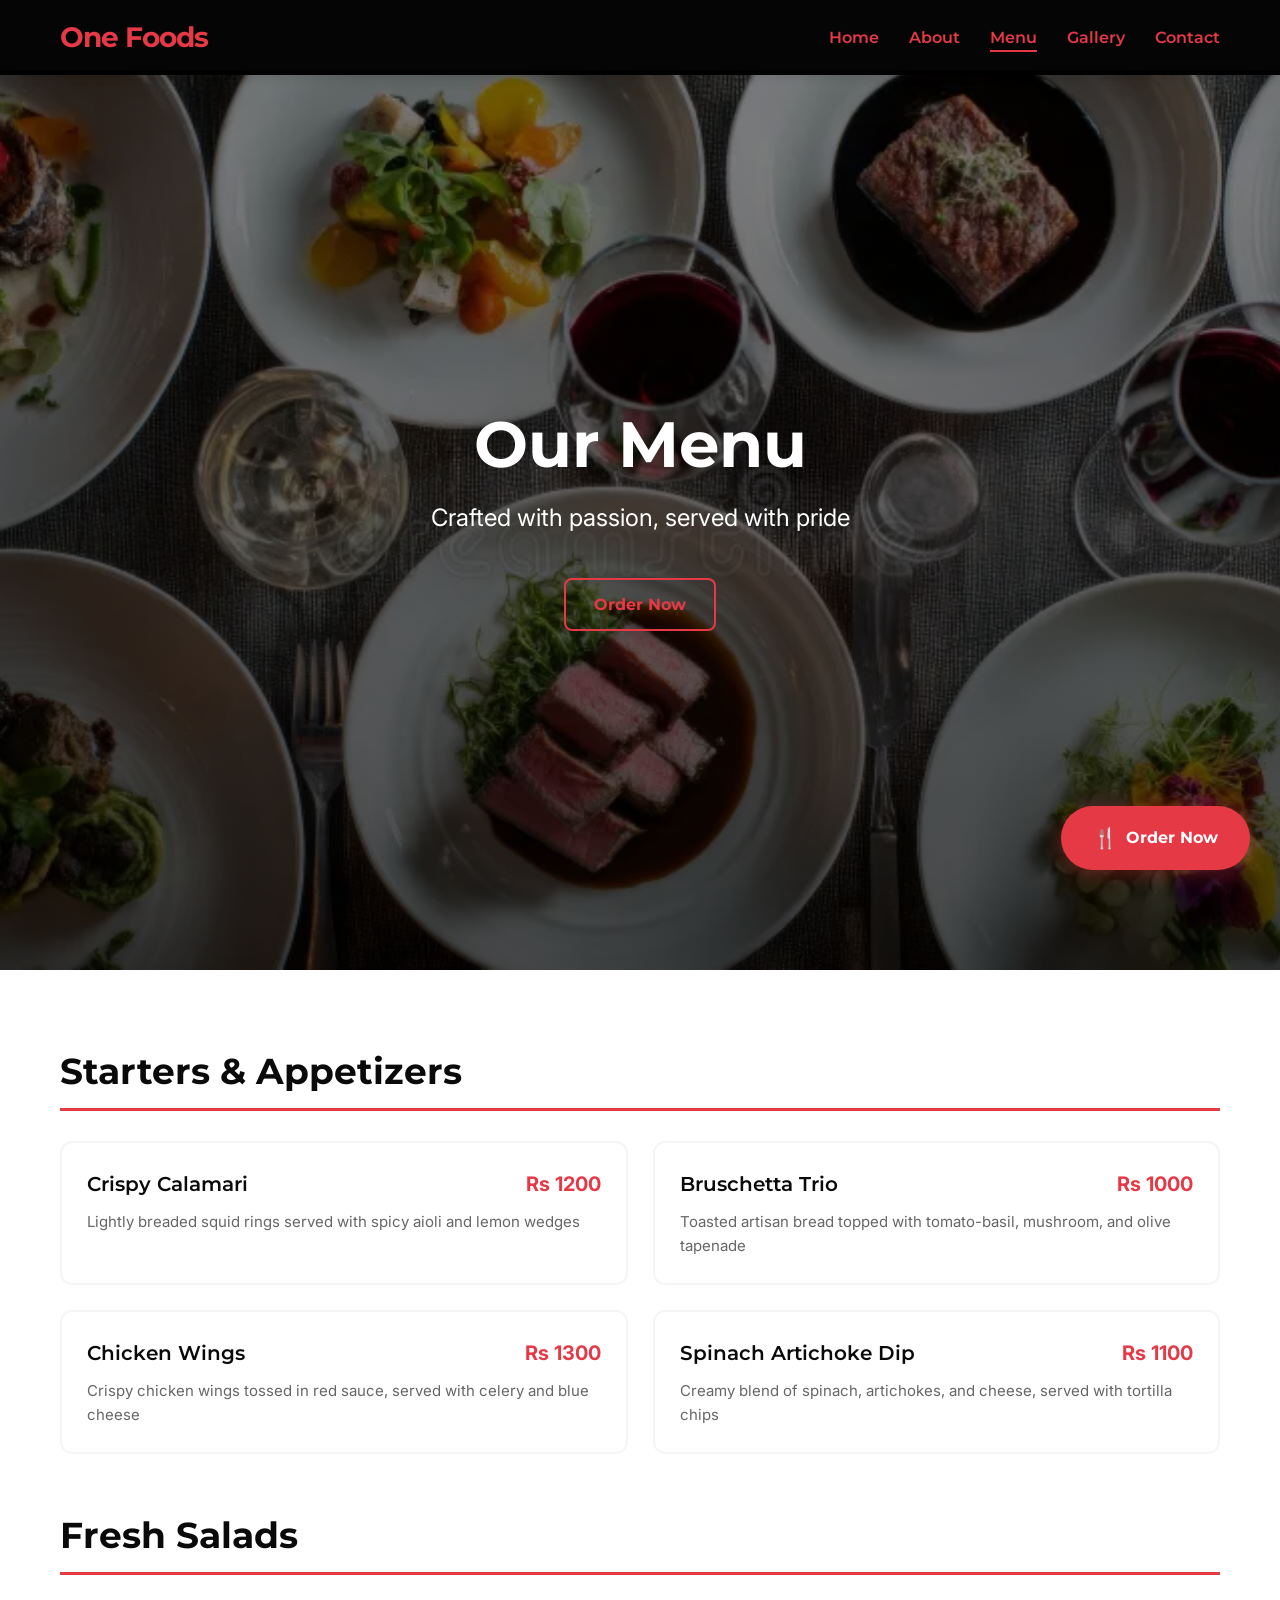
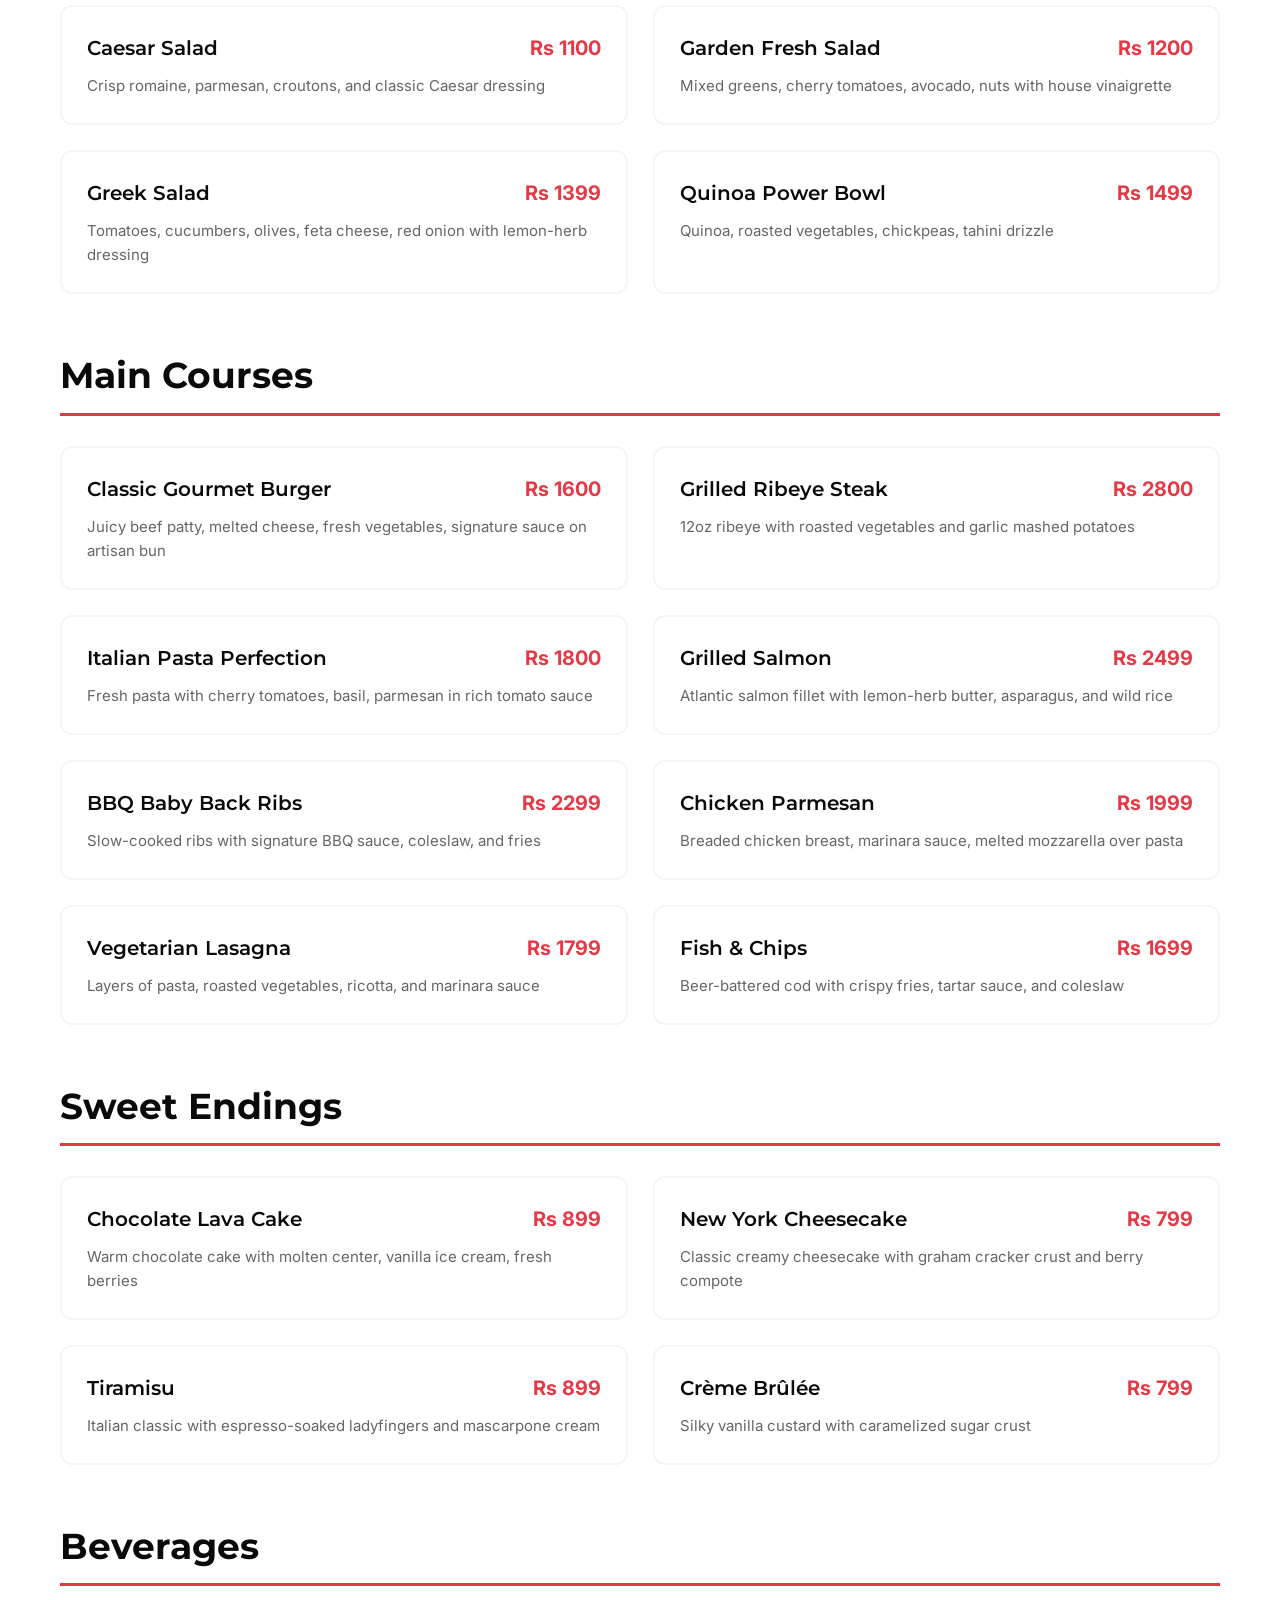
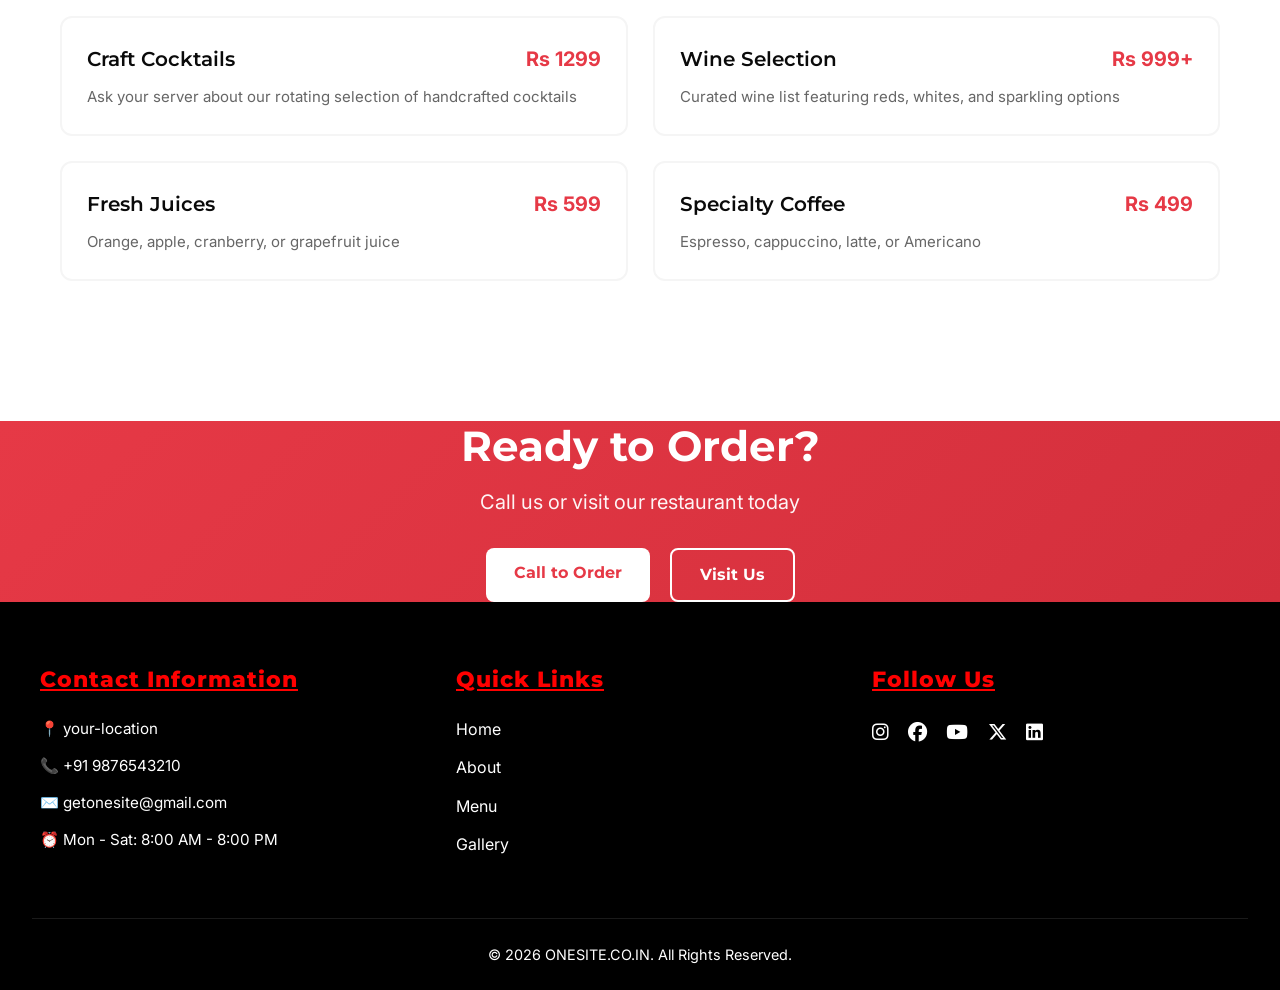
<file: menu.html>
<!DOCTYPE html>
<html lang="en">

<head>
    <meta charset="UTF-8">
    <meta name="viewport" content="width=device-width, initial-scale=1.0">
    <title>Menu - One Foods</title>
    <link rel="icon" type="image/png" href="favicon.png">
     <link rel="stylesheet" href="https://cdnjs.cloudflare.com/ajax/libs/font-awesome/6.5.1/css/all.min.css">
    <link rel="preconnect" href="https://fonts.googleapis.com">
    <link rel="preconnect" href="https://fonts.gstatic.com" crossorigin>
    <link href="https://fonts.googleapis.com/css2?family=Montserrat:wght@400;600;700&family=Inter:wght@400;500;600&display=swap" rel="stylesheet">
    <link rel="stylesheet" href="./style.css">
</head>

<body>

<!-- Floating Order Button -->
<a href="tel:+15551234567" class="floating-order-btn">Order Now</a>


    <!-- Header -->
    <header class="header" id="header">
        <div class="container header-content">
            <div class="logo">
                <a href="index.html">One Foods</a>
            </div>
            
            <nav class="nav-menu" id="navMenu">
                <ul class="nav-list">
                    <li><a href="index.html" class="nav-link">Home</a></li>
                    <li><a href="about.html" class="nav-link">About</a></li>
                    <li><a href="menu.html" class="nav-link active">Menu</a></li>
                    <li><a href="gallery.html" class="nav-link">Gallery</a></li>
                    <li><a href="#contact" class="nav-link">Contact</a></li>
                </ul>
            </nav>
            
           
            <button class="hamburger" id="hamburger" aria-label="Toggle menu">
                <span></span>
                <span></span>
                <span></span>
            </button>
        </div>
    </header>
    <!-- Hero Section -->
    <section class="hero">
        <div class="hero-overlay"></div>
       <img src="images/gourmet.jpg" alt="Gourmet food spread" class="hero-image">
        <div class="container hero-content">
            <h1 class="hero-title fade-in">Our Menu</h1>
            <p class="hero-subtitle fade-in">Crafted with passion, served with pride</p>
            <div class="hero-buttons fade-in">
                <a href="#" class="cta-button-outline">Order Now</a>
            </div>
        </div>
    </section>

    <!-- Menu Categories -->
    <section class="menu-section">
        <div class="container">
            <!-- Starters -->
            <div class="menu-category fade-up">
                <h2 class="category-title">Starters & Appetizers</h2>
                <div class="menu-grid">
                    <div class="menu-item">
                        <div class="menu-item-header">
                            <h3 class="menu-item-name">Crispy Calamari</h3>
                            <span class="menu-item-price">Rs 1200</span>
                        </div>
                        <p class="menu-item-description">Lightly breaded squid rings served with spicy aioli and lemon wedges</p>
                    </div>
                    <div class="menu-item">
                        <div class="menu-item-header">
                            <h3 class="menu-item-name">Bruschetta Trio</h3>
                            <span class="menu-item-price">Rs 1000</span>
                        </div>
                        <p class="menu-item-description">Toasted artisan bread topped with tomato-basil, mushroom, and olive tapenade</p>
                    </div>
                    <div class="menu-item">
                        <div class="menu-item-header">
                            <h3 class="menu-item-name">Chicken Wings</h3>
                            <span class="menu-item-price">Rs 1300</span>
                        </div>
                        <p class="menu-item-description">Crispy chicken wings tossed in red sauce, served with celery and blue cheese</p>
                    </div>
                    <div class="menu-item">
                        <div class="menu-item-header">
                            <h3 class="menu-item-name">Spinach Artichoke Dip</h3>
                            <span class="menu-item-price">Rs 1100</span>
                        </div>
                        <p class="menu-item-description">Creamy blend of spinach, artichokes, and cheese, served with tortilla chips</p>
                    </div>
                </div>
            </div>

            <!-- Salads -->
            <div class="menu-category fade-up">
                <h2 class="category-title">Fresh Salads</h2>
                <div class="menu-grid">
                    <div class="menu-item">
                        <div class="menu-item-header">
                            <h3 class="menu-item-name">Caesar Salad</h3>
                            <span class="menu-item-price">Rs 1100</span>
                        </div>
                        <p class="menu-item-description">Crisp romaine, parmesan, croutons, and classic Caesar dressing</p>
                    </div>
                    <div class="menu-item">
                        <div class="menu-item-header">
                            <h3 class="menu-item-name">Garden Fresh Salad</h3>
                            <span class="menu-item-price">Rs 1200</span>
                        </div>
                        <p class="menu-item-description">Mixed greens, cherry tomatoes, avocado, nuts with house vinaigrette</p>
                    </div>
                    <div class="menu-item">
                        <div class="menu-item-header">
                            <h3 class="menu-item-name">Greek Salad</h3>
                            <span class="menu-item-price">Rs 1399</span>
                        </div>
                        <p class="menu-item-description">Tomatoes, cucumbers, olives, feta cheese, red onion with lemon-herb dressing</p>
                    </div>
                    <div class="menu-item">
                        <div class="menu-item-header">
                            <h3 class="menu-item-name">Quinoa Power Bowl</h3>
                            <span class="menu-item-price">Rs 1499</span>
                        </div>
                        <p class="menu-item-description">Quinoa, roasted vegetables, chickpeas, tahini drizzle</p>
                    </div>
                </div>
            </div>

            <!-- Main Courses -->
            <div class="menu-category fade-up">
                <h2 class="category-title">Main Courses</h2>
                <div class="menu-grid">
                    <div class="menu-item">
                        <div class="menu-item-header">
                            <h3 class="menu-item-name">Classic Gourmet Burger</h3>
                            <span class="menu-item-price">Rs 1600</span>
                        </div>
                        <p class="menu-item-description">Juicy beef patty, melted cheese, fresh vegetables, signature sauce on artisan bun</p>
                    </div>
                    <div class="menu-item">
                        <div class="menu-item-header">
                            <h3 class="menu-item-name">Grilled Ribeye Steak</h3>
                            <span class="menu-item-price">Rs 2800</span>
                        </div>
                        <p class="menu-item-description">12oz ribeye with roasted vegetables and garlic mashed potatoes</p>
                    </div>
                    <div class="menu-item">
                        <div class="menu-item-header">
                            <h3 class="menu-item-name">Italian Pasta Perfection</h3>
                            <span class="menu-item-price">Rs 1800</span>
                        </div>
                        <p class="menu-item-description">Fresh pasta with cherry tomatoes, basil, parmesan in rich tomato sauce</p>
                    </div>
                    <div class="menu-item">
                        <div class="menu-item-header">
                            <h3 class="menu-item-name">Grilled Salmon</h3>
                            <span class="menu-item-price">Rs 2499</span>
                        </div>
                        <p class="menu-item-description">Atlantic salmon fillet with lemon-herb butter, asparagus, and wild rice</p>
                    </div>
                    <div class="menu-item">
                        <div class="menu-item-header">
                            <h3 class="menu-item-name">BBQ Baby Back Ribs</h3>
                            <span class="menu-item-price">Rs 2299</span>
                        </div>
                        <p class="menu-item-description">Slow-cooked ribs with signature BBQ sauce, coleslaw, and fries</p>
                    </div>
                    <div class="menu-item">
                        <div class="menu-item-header">
                            <h3 class="menu-item-name">Chicken Parmesan</h3>
                            <span class="menu-item-price">Rs 1999</span>
                        </div>
                        <p class="menu-item-description">Breaded chicken breast, marinara sauce, melted mozzarella over pasta</p>
                    </div>
                    <div class="menu-item">
                        <div class="menu-item-header">
                            <h3 class="menu-item-name">Vegetarian Lasagna</h3>
                            <span class="menu-item-price">Rs 1799</span>
                        </div>
                        <p class="menu-item-description">Layers of pasta, roasted vegetables, ricotta, and marinara sauce</p>
                    </div>
                    <div class="menu-item">
                        <div class="menu-item-header">
                            <h3 class="menu-item-name">Fish & Chips</h3>
                            <span class="menu-item-price">Rs 1699</span>
                        </div>
                        <p class="menu-item-description">Beer-battered cod with crispy fries, tartar sauce, and coleslaw</p>
                    </div>
                </div>
            </div>

            <!-- Desserts -->
            <div class="menu-category fade-up">
                <h2 class="category-title">Sweet Endings</h2>
                <div class="menu-grid">
                    <div class="menu-item">
                        <div class="menu-item-header">
                            <h3 class="menu-item-name">Chocolate Lava Cake</h3>
                            <span class="menu-item-price">Rs 899</span>
                        </div>
                        <p class="menu-item-description">Warm chocolate cake with molten center, vanilla ice cream, fresh berries</p>
                    </div>
                    <div class="menu-item">
                        <div class="menu-item-header">
                            <h3 class="menu-item-name">New York Cheesecake</h3>
                            <span class="menu-item-price">Rs 799</span>
                        </div>
                        <p class="menu-item-description">Classic creamy cheesecake with graham cracker crust and berry compote</p>
                    </div>
                    <div class="menu-item">
                        <div class="menu-item-header">
                            <h3 class="menu-item-name">Tiramisu</h3>
                            <span class="menu-item-price">Rs 899</span>
                        </div>
                        <p class="menu-item-description">Italian classic with espresso-soaked ladyfingers and mascarpone cream</p>
                    </div>
                    <div class="menu-item">
                        <div class="menu-item-header">
                            <h3 class="menu-item-name">Crème Brûlée</h3>
                            <span class="menu-item-price">Rs 799</span>
                        </div>
                        <p class="menu-item-description">Silky vanilla custard with caramelized sugar crust</p>
                    </div>
                </div>
            </div>

            <!-- Beverages -->
            <div class="menu-category fade-up">
                <h2 class="category-title">Beverages</h2>
                <div class="menu-grid">
                    <div class="menu-item">
                        <div class="menu-item-header">
                            <h3 class="menu-item-name">Craft Cocktails</h3>
                            <span class="menu-item-price">Rs 1299</span>
                        </div>
                        <p class="menu-item-description">Ask your server about our rotating selection of handcrafted cocktails</p>
                    </div>
                    <div class="menu-item">
                        <div class="menu-item-header">
                            <h3 class="menu-item-name">Wine Selection</h3>
                            <span class="menu-item-price">Rs 999+</span>
                        </div>
                        <p class="menu-item-description">Curated wine list featuring reds, whites, and sparkling options</p>
                    </div>
                    <div class="menu-item">
                        <div class="menu-item-header">
                            <h3 class="menu-item-name">Fresh Juices</h3>
                            <span class="menu-item-price">Rs 599</span>
                        </div>
                        <p class="menu-item-description">Orange, apple, cranberry, or grapefruit juice</p>
                    </div>
                    <div class="menu-item">
                        <div class="menu-item-header">
                            <h3 class="menu-item-name">Specialty Coffee</h3>
                            <span class="menu-item-price">Rs 499</span>
                        </div>
                        <p class="menu-item-description">Espresso, cappuccino, latte, or Americano</p>
                    </div>
                </div>
            </div>
        </div>
    </section>

    <!-- CTA Section -->
    <section class="cta-section">
        <div class="container">
            <div class="cta-content fade-in">
                <h2>Ready to Order?</h2>
                <p>Call us or visit our restaurant today</p>
                <div class="cta-buttons">
                    <a href="tel:+15551234567" class="cta-button">Call to Order</a>
                    <a href="index.html#contact" class="cta-button-outline">Visit Us</a>
                </div>
            </div>
        </div>
    </section>

<!-- Footer -->
<footer class="site-footer">
    <div class="footer-container">

        <!-- Contact Information -->
        <div class="footer-column">
            <h3 class="footer-title"><u>Contact Information</u></h3>
            <ul class="footer-contact">
                <li>📍 <a href="https://maps.app.goo.gl/vtVgi29cyoYuF68C7">your-location</a></li>
                <li>📞 +91 9876543210</li>
                <li>✉️ <a href="mailto:getonesite@gmail.com">getonesite@gmail.com</a></li>
                <li>⏰ Mon - Sat: 8:00 AM - 8:00 PM</li>
            </ul>
        </div>

        <!-- Quick Links -->
        <div class="footer-column">
            <h3 class="footer-title"><u>Quick Links</u></h3>
            <ul class="footer-links">
                <li><a href="index.html">Home</a></li>
                <li><a href="about.html" target="_blank">About</a></li>
                <li><a href="menu.html" target="_blank">Menu</a></li>
                <li><a href="gallery.html" target="_blank">Gallery</a></li>
            </ul>
        </div>

        <!-- Follow Us -->
        <div class="footer-column">
            <h3 class="footer-title"><u>Follow Us</u></h3>
            <div class="footer-social">
    <a href="#" target="_blank"><i class="fa-brands fa-instagram"></i></a>
    <a href="#" target="_blank" aria-label="Facebook Page"><i class="fa-brands fa-facebook"></i></a>
    <a href="#" target="_blank" aria-label="YouTube"><i class="fa-brands fa-youtube"></i></a>
    <a href="#" target="_blank" aria-label="X (Twitter)"><i class="fa-brands fa-x-twitter"></i></a>
    <a href="#" target="_blank" aria-label="LinkedIn"><i class="fa-brands fa-linkedin"></i></a>
            </div>
        </div>

    </div>

    <div class="footer-bottom">
        <p>© 2026 <a href="https://onesite.co.in/" target="_blank">ONESITE.CO.IN.</a> All Rights Reserved.</p>
    </div>
</footer>
    <script type="module" src="./script.js"></script>
</body>


</html>
</file>
<file: style.css>
/* ========================================
   RESET & BASE STYLES
   ======================================== */
* {
    margin: 0;
    padding: 0;
    box-sizing: border-box;
}

html {
    scroll-behavior: smooth;
}

body {
    font-family: 'Inter', sans-serif;
    font-size: 16px;
    line-height: 1.6;
    color: #0A0A0A;
    background-color: #FFFFFF;
    overflow-x: hidden;
}

h1, h2, h3, h4, h5, h6 {
    font-family: 'Montserrat', sans-serif;
    font-weight: 700;
    line-height: 1.2;
}

a {
    text-decoration: none;
    color: inherit;
    transition: all 0.3s ease;
}

img {
    max-width: 100%;
    height: auto;
    display: block;
}

button {
    font-family: inherit;
    cursor: pointer;
    border: none;
    background: none;
}

/* ========================================
   CONTAINER & LAYOUT
   ======================================== */
.container {
    max-width: 1200px;
    margin: 0 auto;
    padding: 0 20px;
}

/* ========================================
   HEADER & NAVIGATION
   ======================================== */
.header {
    position: fixed;
    top: 0;
    left: 0;
    width: 100%;
    background-color: rgba(0, 0, 0, 0.98);
    box-shadow: 0 2px 10px rgba(0, 0, 0, 0.98);
    z-index: 1000;
    transition: all 0.3s ease;
}

.header-content {
    display: flex;
    align-items: center;
    justify-content: space-between;
    padding: 15px 20px;
    gap: 20px;
}

.logo a {
    font-family: 'Montserrat', sans-serif;
    font-size: 28px;
    font-weight: 700;
    color: #E63946;
    letter-spacing: -1px;
}

.nav-menu {
    display: flex;
    align-items: center;
}

.nav-list {
    display: flex;
    list-style: none;
    gap: 30px;
}

.nav-link {
    font-family: 'Montserrat', sans-serif;
    font-size: 16px;
    font-weight: 600;
    color: white;
    position: relative;
    padding: 5px 0;
}

.nav-link::after {
    content: '';
    position: absolute;
    bottom: 0;
    left: 0;
    width: 0;
    height: 2px;
    background-color: #E63946;
    transition: width 0.3s ease;
}

.nav-link:hover::after,
.nav-link.active::after {
    width: 100%;
}

.header-right {
    display: flex;
    align-items: center;
    gap: 30px;
}

.header-info {
    display: flex;
    gap: 20px;
}

.info-item {
    display: flex;
    flex-direction: column;
    gap: 2px;
}

.info-label {
    font-size: 11px;
    font-weight: 600;
    color: #666;
    text-transform: uppercase;
    letter-spacing: 0.5px;
}

.info-value {
    font-size: 14px;
    font-weight: 600;
    color: #0A0A0A;
}

.info-value:hover {
    color: #E63946;
}

.header-info-mobile {
    display: none;
}

/* CTA Button */
.cta-button {
    display: inline-block;
    padding: 12px 28px;
    background-color: #E63946;
    color: #FFFFFF;
    font-family: 'Montserrat', sans-serif;
    font-size: 16px;
    font-weight: 700;
    border-radius: 8px;
    transition: all 0.3s ease;
    white-space: nowrap;
}

.cta-button:hover {
    background-color: #d32f3c;
    transform: scale(1.05);
    box-shadow: 0 4px 15px rgba(230, 57, 70, 0.3);
}

.cta-button-outline {
    display: inline-block;
    padding: 12px 28px;
    background-color: transparent;
    color: #E63946;
    border: 2px solid #E63946;
    font-family: 'Montserrat', sans-serif;
    font-size: 16px;
    font-weight: 700;
    border-radius: 8px;
    transition: all 0.3s ease;
    white-space: nowrap;
}

.cta-button-outline:hover {
    background-color: #E63946;
    color: #FFFFFF;
    transform: scale(1.05);
}

/* Hamburger Menu */
.hamburger {
    display: none;
    flex-direction: column;
    gap: 5px;
    padding: 10px;
    z-index: 1001;
}

.hamburger span {
    width: 25px;
    height: 3px;
    background-color: #E63946;;
    transition: all 0.3s ease;
    border-radius: 2px;
}

.hamburger.active span:nth-child(1) {
    transform: rotate(45deg) translate(8px, 8px);
}

.hamburger.active span:nth-child(2) {
    opacity: 0;
}

.hamburger.active span:nth-child(3) {
    transform: rotate(-45deg) translate(7px, -7px);
}

.nav-menu,
.nav-menu * {
    color: #E63946;;
}

/* ========================================
   HERO SECTION
   ======================================== */
.hero {
    position: relative;
    height: 100vh;
    display: flex;
    align-items: center;
    justify-content: center;
    overflow: hidden;
    margin-top: 70px;
}

.hero-image {
    position: absolute;
    top: 0;
    left: 0;
    width: 100%;
    height: 100%;
    object-fit: cover;
    z-index: 1;
}

.hero-overlay {
    position: absolute;
    top: 0;
    left: 0;
    width: 100%;
    height: 100%;
    background: linear-gradient(to bottom, rgba(0, 0, 0, 0.5), rgba(0, 0, 0, 0.7));
    z-index: 2;
}

.hero-content {
    position: relative;
    z-index: 3;
    text-align: center;
    color: #FFFFFF;
}

.hero-title {
    font-size: 64px;
    font-weight: 700;
    margin-bottom: 20px;
    line-height: 1.1;
}

.hero-subtitle {
    font-size: 24px;
    font-weight: 400;
    margin-bottom: 40px;
    opacity: 0.95;
}

.hero-buttons {
    display: flex;
    gap: 20px;
    justify-content: center;
    flex-wrap: wrap;
}

/* ========================================
   SECTIONS
   ======================================== */
.featured-section,
.intro-section,
.gallery-section,
.contact-section,
.story-section,
.mission-section,
.values-section,
.team-section,
.menu-section {
    padding: 80px 0;
}

.section-title {
    font-size: 42px;
    font-weight: 700;
    text-align: center;
    margin-bottom: 15px;
    color: #0A0A0A;
}

.section-subtitle {
    font-size: 18px;
    text-align: center;
    color: #666;
    margin-bottom: 50px;
}

/* ========================================
   FEATURED DISHES
   ======================================== */
.featured-grid {
    display: grid;
    grid-template-columns: repeat(3, 1fr);
    gap: 30px;
}

.featured-card {
    background-color: #FFFFFF;
    border-radius: 12px;
    overflow: hidden;
    box-shadow: 0 4px 15px rgba(0, 0, 0, 0.1);
    transition: all 0.3s ease;
}

.featured-card:hover {
    transform: translateY(-8px);
    box-shadow: 0 8px 25px rgba(230, 57, 70, 0.2);
}

.card-image-wrapper {
    width: 100%;
    height: 280px;
    overflow: hidden;
}

.card-image {
    width: 100%;
    height: 100%;
    object-fit: cover;
    transition: transform 0.5s ease;
}

.featured-card:hover .card-image {
    transform: scale(1.1);
}

.card-content {
    padding: 25px;
}

.card-title {
    font-size: 22px;
    font-weight: 600;
    margin-bottom: 10px;
    color: #0A0A0A;
}

.card-description {
    font-size: 15px;
    color: #666;
    margin-bottom: 15px;
    line-height: 1.5;
}

.card-price {
    font-size: 20px;
    font-weight: 700;
    color: #E63946;
}

/* ========================================
   INTRO SECTION
   ======================================== */
.intro-section {
    background-color: #F5F5F5;
}

.intro-content {
    display: grid;
    grid-template-columns: 1fr 1fr;
    gap: 60px;
    align-items: center;
}

.intro-text {
    display: flex;
    flex-direction: column;
    gap: 20px;
}

.intro-paragraph {
    font-size: 16px;
    line-height: 1.8;
    color: #333;
}

.rounded-image {
    border-radius: 12px;
    box-shadow: 0 8px 25px rgba(0, 0, 0, 0.15);
}

/* ========================================
   GALLERY SECTION
   ======================================== */
.gallery-grid {
    display: grid;
    grid-template-columns: repeat(4, 1fr);
    gap: 20px;
}

.gallery-item {
    position: relative;
    aspect-ratio: 1;
    overflow: hidden;
    border-radius: 12px;
    cursor: pointer;
}

.gallery-item img {
    width: 100%;
    height: 100%;
    object-fit: cover;
    transition: transform 0.5s ease;
}

.gallery-overlay {
    position: absolute;
    top: 0;
    left: 0;
    width: 100%;
    height: 100%;
    background-color: rgba(230, 57, 70, 0.9);
    display: flex;
    align-items: center;
    justify-content: center;
    opacity: 0;
    transition: opacity 0.3s ease;
}

.gallery-icon {
    font-size: 48px;
    color: #FFFFFF;
    font-weight: 300;
}

.gallery-item:hover .gallery-overlay {
    opacity: 1;
}

.gallery-item:hover img {
    transform: scale(1.15);
}

/* ========================================
   LIGHTBOX
   ======================================== */
.lightbox {
    position: fixed;
    top: 0;
    left: 0;
    width: 100%;
    height: 100%;
    background-color: rgba(0, 0, 0, 0.95);
    z-index: 2000;
    display: none;
    align-items: center;
    justify-content: center;
}

.lightbox.active {
    display: flex;
}

.lightbox-image {
    max-width: 90%;
    max-height: 90%;
    object-fit: contain;
    border-radius: 8px;
}

.lightbox-close,
.lightbox-prev,
.lightbox-next {
    position: absolute;
    background-color: rgba(255, 255, 255, 0.2);
    color: #FFFFFF;
    border: none;
    font-size: 36px;
    padding: 15px 20px;
    cursor: pointer;
    transition: all 0.3s ease;
    border-radius: 8px;
}

.lightbox-close:hover,
.lightbox-prev:hover,
.lightbox-next:hover {
    background-color: rgba(255, 255, 255, 0.3);
}

.lightbox-close {
    top: 20px;
    right: 20px;
}

.lightbox-prev {
    left: 20px;
    top: 50%;
    transform: translateY(-50%);
}

.lightbox-next {
    right: 20px;
    top: 50%;
    transform: translateY(-50%);
}

/* ========================================
   CONTACT SECTION
   ======================================== */
.contact-grid {
    display: grid;
    grid-template-columns: repeat(3, 1fr);
    gap: 30px;
}

.contact-card {
    background-color: #F5F5F5;
    padding: 40px 30px;
    border-radius: 12px;
    text-align: center;
    transition: all 0.3s ease;
}

.contact-card:hover {
    background-color: #E63946;
    color: #FFFFFF;
    transform: translateY(-5px);
}

.contact-card h3 {
    font-size: 24px;
    margin-bottom: 15px;
}

.contact-card p {
    font-size: 16px;
    margin-bottom: 8px;
}

.contact-link {
    display: inline-block;
    margin-top: 15px;
    font-weight: 600;
    color: #E63946;
}

.contact-card:hover .contact-link {
    color: #FFFFFF;
}

/* ========================================
   PAGE HERO (About, Menu)
   ======================================== */
.page-hero {
    padding: 150px 0 80px;
    text-align: center;
    background: linear-gradient(135deg, #0A0A0A 0%, #2A2A2A 100%);
    color: #FFFFFF;
}

.page-title {
    font-size: 56px;
    font-weight: 700;
    margin-bottom: 15px;
}

.page-subtitle {
    font-size: 20px;
    opacity: 0.9;
}

/* ========================================
   STORY SECTION
   ======================================== */
.story-content {
    display: grid;
    grid-template-columns: 1fr 1fr;
    gap: 60px;
    align-items: center;
}

.story-text {
    display: flex;
    flex-direction: column;
    gap: 20px;
}

.story-paragraph {
    font-size: 16px;
    line-height: 1.8;
    color: #333;
}

/* ========================================
   MISSION SECTION
   ======================================== */
.mission-section {
    background-color: #F5F5F5;
}

.mission-grid {
    display: grid;
    grid-template-columns: repeat(3, 1fr);
    gap: 40px;
}

.mission-card {
    text-align: center;
    padding: 40px 20px;
}

.mission-icon {
    font-size: 64px;
    margin-bottom: 20px;
}

.mission-card h3 {
    font-size: 24px;
    margin-bottom: 15px;
    color: #0A0A0A;
}

.mission-card p {
    font-size: 16px;
    line-height: 1.7;
    color: #666;
}

/* ========================================
   VALUES SECTION
   ======================================== */
.values-content {
    display: grid;
    grid-template-columns: repeat(2, 1fr);
    gap: 40px;
}

.value-item h3 {
    font-size: 26px;
    margin-bottom: 15px;
    color: #E63946;
}

.value-item p {
    font-size: 16px;
    line-height: 1.8;
    color: #333;
}

/* ========================================
   TEAM SECTION
   ======================================== */
.team-section {
    background-color: #F5F5F5;
}

.team-grid {
    display: grid;
    grid-template-columns: repeat(3, 1fr);
    gap: 40px;
}

.team-card {
    text-align: center;
    background-color: #FFFFFF;
    padding: 30px;
    border-radius: 12px;
    box-shadow: 0 4px 15px rgba(0, 0, 0, 0.1);
    transition: all 0.3s ease;
}

.team-card:hover {
    transform: translateY(-8px);
    box-shadow: 0 8px 25px rgba(230, 57, 70, 0.2);
}

.team-image {
    width: 180px;
    height: 180px;
    margin: 0 auto 20px;
    border-radius: 50%;
    overflow: hidden;
}

.team-image img {
    width: 100%;
    height: 100%;
    object-fit: cover;
}

.team-card h3 {
    font-size: 22px;
    margin-bottom: 8px;
    color: #0A0A0A;
}

.team-role {
    font-size: 14px;
    font-weight: 600;
    color: #E63946;
    margin-bottom: 15px;
    text-transform: uppercase;
    letter-spacing: 0.5px;
}

.team-bio {
    font-size: 15px;
    line-height: 1.6;
    color: #666;
}

/* ========================================
   MENU SECTION
   ======================================== */
.menu-category {
    margin-bottom: 60px;
}

.category-title {
    font-size: 36px;
    font-weight: 700;
    margin-bottom: 30px;
    color: #0A0A0A;
    padding-bottom: 15px;
    border-bottom: 3px solid #E63946;
}

.menu-grid {
    display: grid;
    grid-template-columns: repeat(2, 1fr);
    gap: 25px;
}

.menu-item {
    padding: 25px;
    background-color: #FFFFFF;
    border-radius: 12px;
    border: 2px solid #F5F5F5;
    transition: all 0.3s ease;
}

.menu-item:hover {
    border-color: #E63946;
    transform: translateX(5px);
    box-shadow: 0 4px 15px rgba(230, 57, 70, 0.1);
}

.menu-item-header {
    display: flex;
    justify-content: space-between;
    align-items: baseline;
    margin-bottom: 10px;
    gap: 15px;
}

.menu-item-name {
    font-size: 20px;
    font-weight: 600;
    color: #0A0A0A;
}

.menu-item-price {
    font-size: 20px;
    font-weight: 700;
    color: #E63946;
    white-space: nowrap;
}

.menu-item-description {
    font-size: 15px;
    line-height: 1.6;
    color: #666;
}

.featured-item {
    background: linear-gradient(135deg, #FFF5F5 0%, #FFFFFF 100%);
    border-color: #E63946;
}

/* ========================================
   CTA SECTION
   ======================================== */
.cta-section {
    background: linear-gradient(135deg, #E63946 0%, #d32f3c 100%);
    color: #FFFFFF;
    text-align: center;
}

.cta-content h2 {
    font-size: 42px;
    margin-bottom: 15px;
}

.cta-content p {
    font-size: 20px;
    margin-bottom: 30px;
    opacity: 0.95;
}

.cta-buttons {
    display: flex;
    gap: 20px;
    justify-content: center;
    flex-wrap: wrap;
}

.cta-section .cta-button {
    background-color: #FFFFFF;
    color: #E63946;
}

.cta-section .cta-button:hover {
    background-color: #F5F5F5;
    transform: scale(1.05);
}

.cta-section .cta-button-outline {
    border-color: #FFFFFF;
    color: #FFFFFF;
}

.cta-section .cta-button-outline:hover {
    background-color: #FFFFFF;
    color: #E63946;
}

/* ========================================
   FOOTER
   ======================================== */
.footer {
    background-color: #0A0A0A;
    color: #FFFFFF;
    padding: 30px 0;
    text-align: center;
}

.footer p {
    font-size: 14px;
    opacity: 0.8;
}

/* ========================================
   ANIMATIONS
   ======================================== */
@keyframes fadeIn {
    from {
        opacity: 0;
        transform: translateY(20px);
    }
    to {
        opacity: 1;
        transform: translateY(0);
    }
}

@keyframes fadeUp {
    from {
        opacity: 0;
        transform: translateY(40px);
    }
    to {
        opacity: 1;
        transform: translateY(0);
    }
}

.fade-in {
    animation: fadeIn 0.8s ease forwards;
}

.fade-up {
    opacity: 0;
    animation: fadeUp 0.8s ease forwards;
}

.fade-up:nth-child(1) { animation-delay: 0.1s; }
.fade-up:nth-child(2) { animation-delay: 0.2s; }
.fade-up:nth-child(3) { animation-delay: 0.3s; }
.fade-up:nth-child(4) { animation-delay: 0.4s; }
.fade-up:nth-child(5) { animation-delay: 0.5s; }
.fade-up:nth-child(6) { animation-delay: 0.6s; }

/* ========================================
   CUSTOM SCROLLBAR
   ======================================== */
::-webkit-scrollbar {
    width: 10px;
}

::-webkit-scrollbar-track {
    background: #F5F5F5;
}

::-webkit-scrollbar-thumb {
    background: #E63946;
    border-radius: 5px;
}

::-webkit-scrollbar-thumb:hover {
    background: #d32f3c;
}

/* Firefox scrollbar */
* {
    scrollbar-width: thin;
    scrollbar-color: #E63946 #F5F5F5;
}

/* ========================================
   RESPONSIVE DESIGN
   ======================================== */

/* Tablet (768px and below) */
@media (max-width: 768px) {
    .header-content {
        padding: 12px 20px;
    }

    .nav-menu {
        position: fixed;
        top: 0;
        right: -100%;
        width: 300px;
        height: 100vh;
        background-color: #FFFFFF;
        box-shadow: -5px 0 15px rgba(0, 0, 0, 0.1);
        transition: right 0.4s ease;
        padding: 80px 30px 30px;
        overflow-y: auto;
    }
.nav-menu .nav-link {
    display: block;
    padding: 12px 20px;
    background-color: transparent;
    border: 2px solid #E63946;
    color: #E63946;
    border-radius: 8px;
    font-size: 18px;
    font-weight: 700;
    text-align: center;
    transition: background-color 0.3s ease, color 0.3s ease;
}

.nav-menu .nav-link:hover,
.nav-menu .nav-link:focus {
    background-color: #E63946;
    color: white;
    outline: none;
}




    .nav-menu.active {
        right: 0;
    }

    .nav-list {
        flex-direction: column;
        gap: 20px;
    }

    .nav-link {
        font-size: 18px;
    }

    .header-info {
        display: none;
    }

    .header-info-mobile {
        display: flex;
        flex-direction: column;
        gap: 15px;
        margin-top: 30px;
        padding-top: 30px;
        border-top: 1px solid #E5E5E5;
    }

    .header-right {
        display: none;
    }

    .hamburger {
        display: flex;
    }

    .hero {
        height: 70vh;
        margin-top: 60px;
    }

    .hero-title {
        font-size: 42px;
    }

    .hero-subtitle {
        font-size: 18px;
    }

    .section-title {
        font-size: 32px;
    }

    .section-subtitle {
        font-size: 16px;
    }

    .featured-grid {
        grid-template-columns: 1fr;
        gap: 25px;
    }

    .intro-content,
    .story-content {
        grid-template-columns: 1fr;
        gap: 40px;
    }

    .gallery-grid {
        grid-template-columns: repeat(2, 1fr);
        gap: 15px;
    }

    .contact-grid {
        grid-template-columns: 1fr;
        gap: 20px;
    }

    .page-title {
        font-size: 40px;
    }

    .mission-grid,
    .team-grid {
        grid-template-columns: 1fr;
        gap: 30px;
    }

    .values-content {
        grid-template-columns: 1fr;
        gap: 30px;
    }

    .menu-grid {
        grid-template-columns: 1fr;
        gap: 20px;
    }

    .category-title {
        font-size: 28px;
    }

    .cta-content h2 {
        font-size: 32px;
    }

    .cta-content p {
        font-size: 16px;
    }

    .lightbox-prev,
    .lightbox-next {
        padding: 10px 15px;
        font-size: 28px;
    }
}

/* Mobile (480px and below) */
@media (max-width: 480px) {
    .logo a {
        font-size: 24px;
    }

    .hero-title {
        font-size: 32px;
    }

    .hero-subtitle {
        font-size: 16px;
    }

    .hero-buttons {
        flex-direction: column;
        align-items: stretch;
    }

    .section-title {
        font-size: 28px;
    }

    .gallery-grid {
        grid-template-columns: 1fr;
    }

    .page-title {
        font-size: 32px;
    }

    .page-subtitle {
        font-size: 16px;
    }

    .cta-content h2 {
        font-size: 28px;
    }

    .cta-buttons {
        flex-direction: column;
        align-items: stretch;
    }

    .lightbox-close {
        top: 10px;
        right: 10px;
        padding: 10px 15px;
        font-size: 28px;
    }

    .lightbox-prev,
    .lightbox-next {
        display: none;
    }
}

/* Accessibility - Reduced Motion */
@media (prefers-reduced-motion: reduce) {
    *,
    *::before,
    *::after {
        animation-duration: 0.01ms !important;
        animation-iteration-count: 1 !important;
        transition-duration: 0.01ms !important;
    }
}

/* Floating Order Button */
.floating-order-btn {
    position: fixed;
    bottom: 30px;
    right: 30px;
    background-color: #E63946;
    color: #FFFFFF;
    padding: 16px 32px;
    border-radius: 50px;
    font-family: 'Montserrat', sans-serif;
    font-size: 16px;
    font-weight: 700;
    text-decoration: none;
    box-shadow: 0 4px 20px rgba(230, 57, 70, 0.4);
    z-index: 999;
    transition: all 0.3s ease;
    display: flex;
    align-items: center;
    gap: 8px;
}

.floating-order-btn:hover {
    background-color: #d32f3c;
    transform: translateY(-3px);
    box-shadow: 0 6px 25px rgba(230, 57, 70, 0.5);
}

.floating-order-btn::before {
    content: "🍴";
    font-size: 20px;
}

/* Mobile responsive */
@media (max-width: 768px) {
    .floating-order-btn {
        bottom: 20px;
        right: 20px;
        padding: 14px 24px;
        font-size: 14px;
    }
}




























/* ===== FOOTER ===== */
.footer {
    background-color: var(--primary-black);
    color: var(--white);
    text-align: center;
    padding: 2rem;
}

.footer p {
    font-size: 0.95rem;
    color: white;
}
/* ===== ADVANCED FOOTER ===== */
.site-footer {
    background-color: black;
    color: grey;
    padding: 4rem 2rem 1.5rem;
}

.footer-container {
    max-width: 1200px;
    margin: 0 auto;
    display: grid;
    grid-template-columns: repeat(auto-fit, minmax(250px, 1fr));
    gap: 3rem;
}

.footer-column {
    text-align: left;
}

.footer-title {
    font-family: 'Montserrat', sans-serif;
    font-size: 1.4rem;
    font-weight: 800;
    color: red;
    margin-bottom: 1.5rem;
    letter-spacing: 1px;
}

/* Contact Info */
.footer-contact {
    list-style: none;
}

.footer-contact li {
    font-size: 0.95rem;
    color: white;
    margin-bottom: 0.8rem;
    line-height: 1.6;
}

/* Quick Links */
.footer-links {
    list-style: none;
}

.footer-links li {
    margin-bottom: 0.8rem;
}

.footer-links a {
    font-size: 1rem;
    color: white;
    transition: all 0.3s ease;
}

.footer-links a:hover {
    color: red;
}

/* Social Links */
.footer-social {
    display: flex;
    flex-direction: row;
    gap: 1.2rem;
    align-items: center;
}

.footer-social a {
    font-size: 1.2rem;
    color: white;
    transition: all 0.3s ease;
}

.footer-social a:hover {
    color: red;
}

/* Footer Bottom */
.footer-bottom {
    margin-top: 3rem;
    padding-top: 1.5rem;
    border-top: 1px solid rgba(255, 255, 255, 0.1);
    text-align: center;
}

.footer-bottom p {
    font-size: 0.9rem;
    color: white;
}

/* ===== RESPONSIVE ===== */
@media (max-width: 768px) {
    .footer-column {
        text-align: center;
    }

    .footer-social {
        align-items: center;
    }

    .footer-links a:hover,
    .footer-social a:hover {
        padding-left: 0;
    }
}
/* --- idk what it do --- */
@media (max-width: 768px) {
    .footer-social {
        justify-content: center;
    }
}


.footer-contact a {
    color: white;
    position: relative;
    transition: all 0.3s ease;
}

.footer-contact a:hover {
    color: red;
}
</file>
